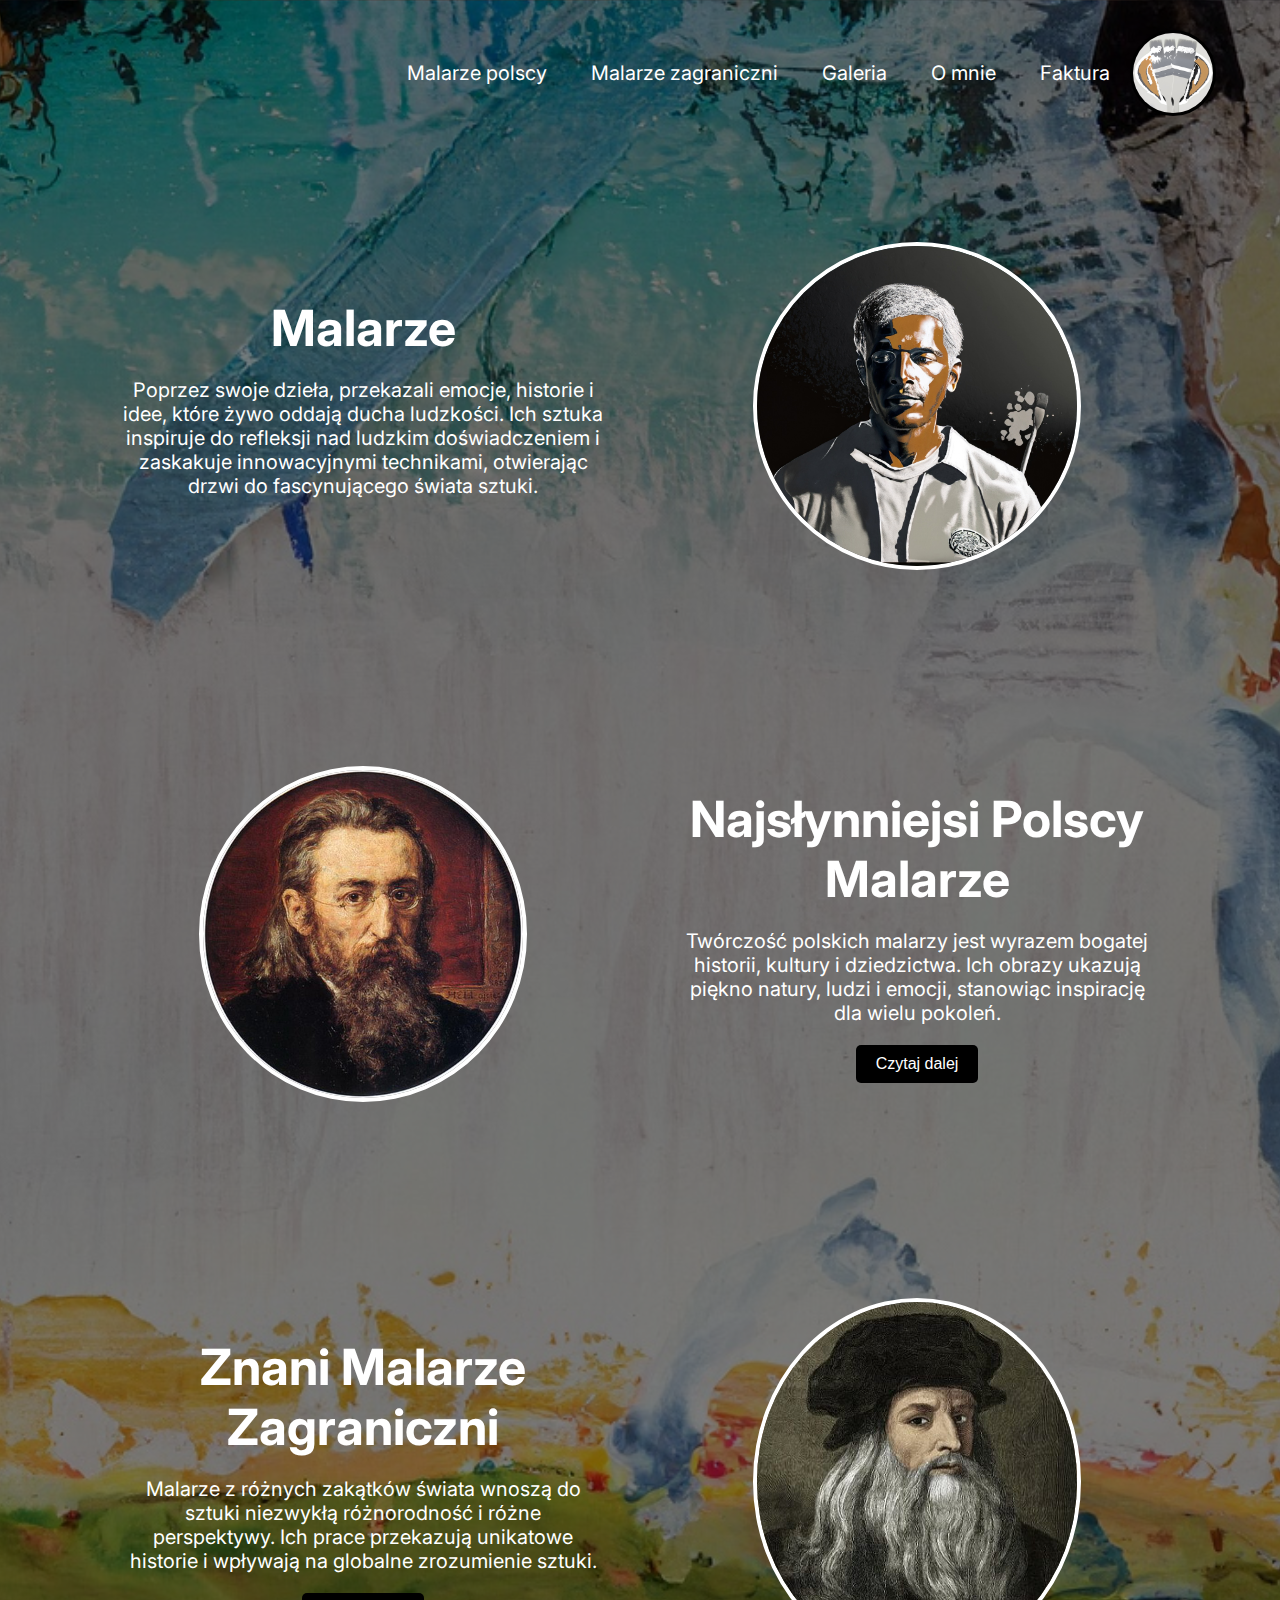
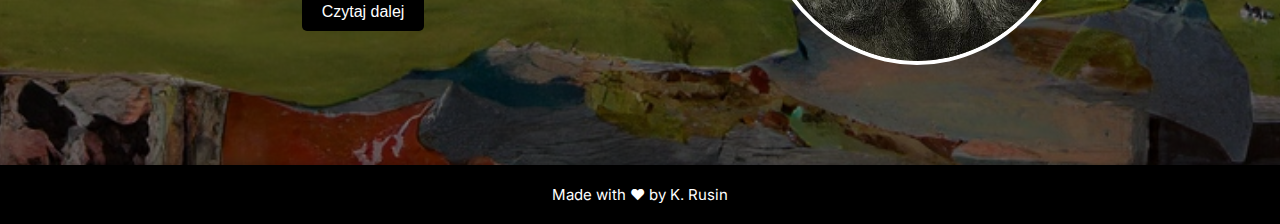
<file: index.html>
<!DOCTYPE html>
<html lang="pl">

<head>
    <meta charset="UTF-8">
    <meta http-equiv="X-UA-Compatible" content="IE=edge">
    <meta name="viewport" content="width=device-width, initial-scale=1.0">
    <title>Malarze | Rusin</title>
    <meta name="keywords" content="malarze, malarki, malarze polscy " />
    <meta name="author" content="Kacper Rusin" />
    <meta name="robots" content="all" />
    <link rel="stylesheet" href="style.css">
    <link rel="preconnect" href="https://fonts.googleapis.com">
    <link rel="preconnect" href="https://fonts.gstatic.com" crossorigin>
    <link href="https://fonts.googleapis.com/css2?family=AR+One+Sans:wght@500&family=Inter:wght@500&display=swap"
        rel="stylesheet">



</head>

<body>
    <header>

        <nav>
            <ul class="nav_links">
                <li><a href="#polscy_malarze">Malarze polscy</a></li>
                <li><a href="#zagraniczni_malarze">Malarze zagraniczni</a></li>
                <li><a href="">Galeria</a></li>
                <li><a href="about.html">O mnie</a></li>
                <li><a href="/faktura">Faktura</a></li>

            </ul>
            
            <img src="images/ikona.jpg" alt="">
        
        </nav>
    </header>

    <section class="wstep">
        <div class="right">
            <h1>Malarze</h1>
            <p>Poprzez swoje dzieła, przekazali emocje, historie i idee, które żywo oddają ducha ludzkości. Ich sztuka
                inspiruje do refleksji nad ludzkim doświadczeniem i zaskakuje innowacyjnymi technikami, otwierając drzwi
                do fascynującego świata sztuki.</p>
        </div>
        <div class="left">
            
            <img src="images/malarz1.jpg" alt="">
                
        </div>
    </section>
    <section class="polscy" id="polscy_malarze">
        <div class="left">
            <img src="images/matejko.jpg" alt="">
        </div>
        <div class="right">
            <h1>Najsłynniejsi Polscy Malarze</h1>
            <p>Twórczość polskich malarzy jest wyrazem bogatej historii, kultury i dziedzictwa. Ich obrazy ukazują
                piękno natury, ludzi i emocji, stanowiąc inspirację dla wielu pokoleń.</p>
            <button><a href="polscymalarze.html">Czytaj dalej</a></button>
        </div>

    </section>
    <section class="zagraniczni" id="zagraniczni_malarze">
        <div class="right">
            <h1>Znani Malarze Zagraniczni</h1>
            <p>Malarze z różnych zakątków świata wnoszą do sztuki niezwykłą różnorodność i różne perspektywy. Ich prace
                przekazują unikatowe historie i wpływają na globalne zrozumienie sztuki.</p>
            <button><a href="zagranicznimalarze.html">Czytaj dalej</a></button>
        </div>
        <div class="left">
            <img src="images/davinci.jpg" alt="">
        </div>
    </section>

    </div>
    
    <footer>Made with ♥ by <a href="https://ayo.so/iletymaszlat">K. Rusin</a></footer>
    
</body>

</html>
</file>
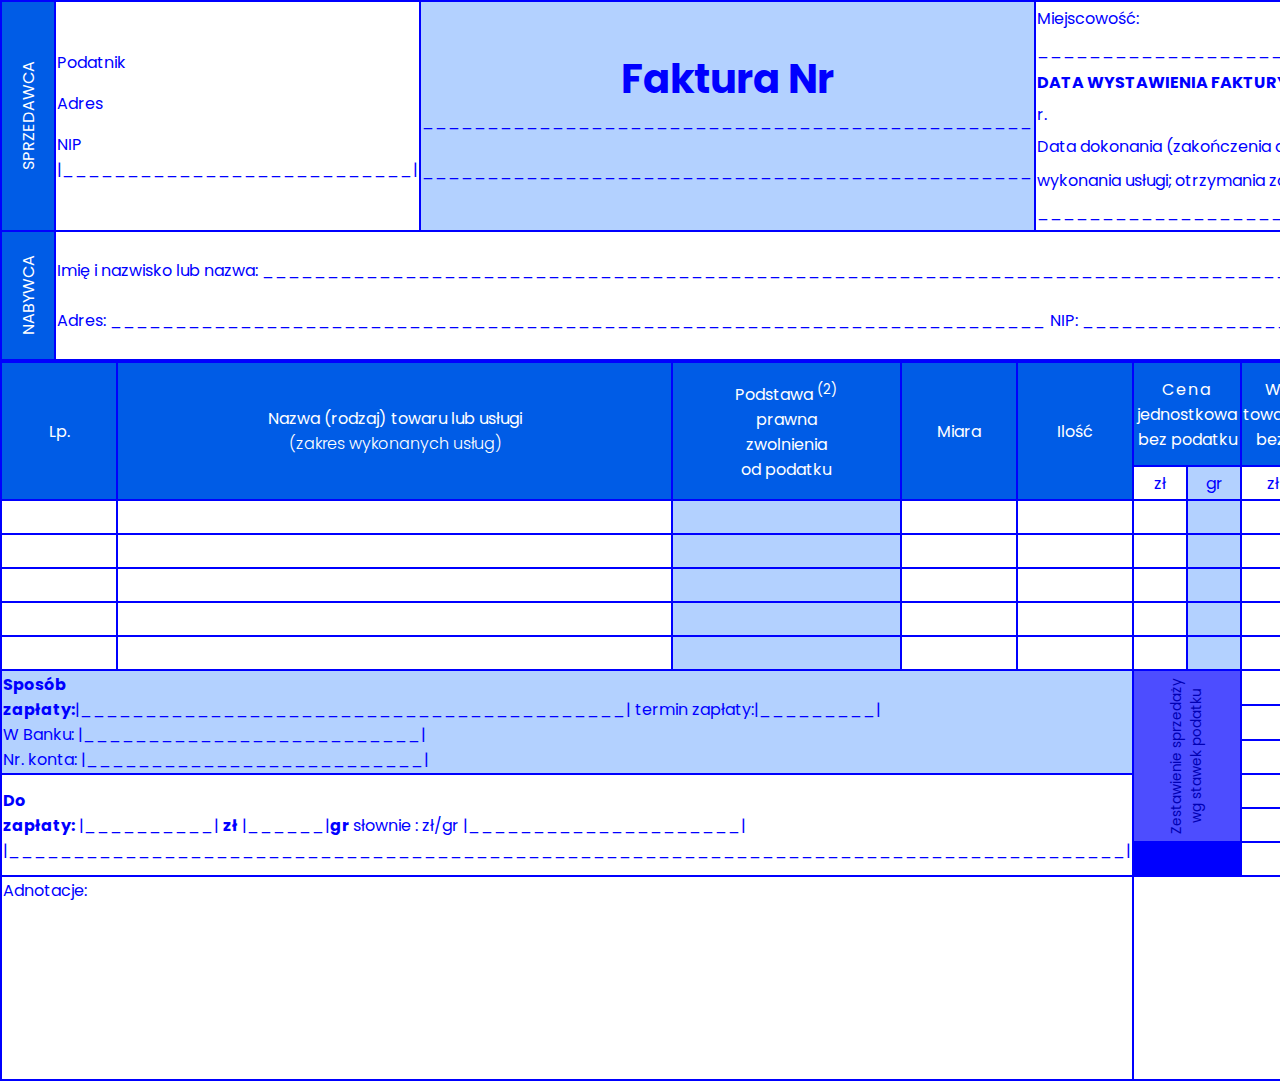
<file: faktura/index.html>
<!DOCTYPE html>
<html lang="pl">

<head>
    <meta charset="UTF-8">
    <meta name="viewport" content="width=device-width, initial-scale=1.0">
    <title>Faktura</title>
    <link rel="stylesheet" href="faktura.css">
    <style>
        @import url('https://fonts.googleapis.com/css2?family=AR+One+Sans:wght@500&family=Inter:wght@500&family=Lato:ital@0;1&family=Playpen+Sans:wght@500&family=Poppins:wght@300;400&display=swap');
      </style>
</head>

<body>
    <div>
        <table>
            <tr class="margin">
                <td class="rotate bluetekst">SPRZEDAWCA</td>
                <td>
                    <p>Podatnik</p>
                    <p>Adres</p>
                    <p>NIP |___________________________|</p>
                </td>
                <td class="center lightblue">
                    <span class="faktura"><b>Faktura Nr</b></span><br>
                    _______________________________________________
                    <br><br>
                    _______________________________________________
                <td style="line-height: 2;">
                    Miejscowość: ______________________________________ <br>
                    <b>DATA WYSTAWIENIA FAKTURY:</b> <span class="no-space">|__|__| |__|__| 20 |__|__| r.</span><br>
                    Data dokonania (zakończenia dostawy):<br>
                    wykonania usługi; otrzymania zaliczki .. <sup>(1)</sup> ________________________|
                </td>
            </tr>
            <tr>
                <td class="rotate bluetekst">NABYWCA</td>
                <td colspan="3"><br>Imię i nazwisko lub nazwa:
                    ___________________________________________________________________________________________<br><br>
                    Adres: ________________________________________________________________________ NIP:
                    ______________________________<br><br>
                </td>

            </tr>
        </table>
        <table class="second">
            <tr>
                <td rowspan="2" class="bluetekst">Lp.</td>
                <td rowspan="2" class="bluetekst">Nazwa (rodzaj) towaru lub usługi<br><span class="cienkie">(zakres wykonanych usług)</span>
                </td>
                <td rowspan="2" class="bluetekst">Podstawa <sup>(2)</sup><br>prawna<br>zwolnienia<br>od podatku</td>
                <td rowspan="2" class="bluetekst">Miara</td>
                <td rowspan="2" class="bluetekst">Ilość</td>
                <td colspan="2" class="bluetekst"><span class="space">Cena</span><br>jednostkowa<br> bez podatku</td>
                <td colspan="2" class="bluetekst"><span class="space">Wartość</span><br>towarów(usług)<br>bez podatku
                </td>
                <td colspan="1" class="bluetekst"><span class="space">Stawka</span><br>podatku </td>
                <td colspan="2" class="bluetekst"><span class="space">Kwota</span><br>podatku </td>
                <td colspan="2" class="bluetekst"><span class="space">Wartość</span><br>towarów(usług)<br>wraz z
                    podatkiem</td>
            </tr>
            <tr>
                <td class="center">zł</td>
                <td class="lightblue center">gr</td>
                <td class="center">zł</td>
                <td class="lightblue center">gr</td>
                <td class="center">%</td>
                <td class="center">zł</td>
                <td class="lightblue center">gr</td>
                <td class="center">zł</td>
                <td class="lightblue center">gr</td>

            </tr>
            <tr>
                <td></td>
                <td></td>
                <td class="lightblue"></td>
                <td></td>
                <td></td>
                <td></td>
                <td class="lightblue"></td>
                <td></td>
                <td class="lightblue"></td>
                <td></td>
                <td class="lightblue"></td>
                <td class="lightblue"></td>
                <td class="lightblue"></td>
                <td class="lightblue"></td>
            </tr>
            <tr>
                <td></td>
                <td></td>
                <td class="lightblue"></td>
                <td></td>
                <td></td>
                <td></td>
                <td class="lightblue"></td>
                <td></td>
                <td class="lightblue"></td>
                <td></td>
                <td class="lightblue"></td>
                <td class="lightblue"></td>
                <td class="lightblue"></td>
                <td class="lightblue"></td>
            </tr>
            <tr>
                <td></td>
                <td></td>
                <td class="lightblue"></td>
                <td></td>
                <td></td>
                <td></td>
                <td class="lightblue"></td>
                <td></td>
                <td class="lightblue"></td>
                <td></td>
                <td class="lightblue"></td>
                <td class="lightblue"></td>
                <td class="lightblue"></td>
                <td class="lightblue"></td>
            </tr>
            <tr>
                <td></td>
                <td></td>
                <td class="lightblue"></td>
                <td></td>
                <td></td>
                <td></td>
                <td class="lightblue"></td>
                <td></td>
                <td class="lightblue"></td>
                <td></td>
                <td class="lightblue"></td>
                <td class="lightblue"></td>
                <td class="lightblue"></td>
                <td class="lightblue"></td>
            </tr>
            <tr>
                <td></td>
                <td></td>
                <td class="lightblue"></td>
                <td></td>
                <td></td>
                <td></td>
                <td class="lightblue"></td>
                <td></td>
                <td class="lightblue"></td>
                <td></td>
                <td class="lightblue"></td>
                <td class="lightblue"></td>
                <td class="lightblue"></td>
                <td class="lightblue"></td>
            </tr>
            <tr>
                <td rowspan="3" colspan="5" class="lightblue"><span
                        class="left"><b>Sposób</span><br>zapłaty:</b>|__________________________________________| termin
                    zapłaty:|_________|<br> W Banku:
                    |__________________________|<br>Nr.
                    konta:
                    |__________________________|
                </td>
                <td colspan="2" rowspan="5" class="rotate" style="background-color: #4d4dff; color: #0000b3
                ;font-size: 85%;text-align: center;"> wg stawek podatku <br>Zestawienie sprzedaży </td>
                <td></td>
                <td class="lightblue"></td>
                <td class="center">23 %</td>
                <td></td>
                <td class="lightblue"></td>
                <td></td>
                <td class="lightblue"></td>
            </tr>
            <tr>
                <td></td>
                <td class="lightblue"></td>
                <td class="center">8 %</td>
                <td></td>
                <td class="lightblue"></td>
                <td></td>
                <td class="lightblue"></td>
            </tr>
            <tr>
                <td></td>
                <td class="lightblue"></td>
                <td class="center">5 %</td>
                <td></td>
                <td class="lightblue"></td>
                <td></td>
                <td class="lightblue"></td>
            </tr>
            <tr>
                <td rowspan="3" colspan="5">
                    <b>Do<br> zapłaty:</b> |__________| <b>zł</b> |______|<b>gr</b> słownie : zł/gr
                    |_____________________|<br>|______________________________________________________________________________________|
                </td>
                <td></td>
                <td class="lightblue"></td>
                <td class="center">0%</td>
                <td colspan="2" rowspan="2" class="blue" style="background-color: #4d4dff;"></td>
                <td></td>
                <td class="lightblue"></td>


            </tr>
            <tr>
                <td></td>
                <td class="lightblue"></td>
                <td class="center">zw.</td>
                <td></td>
                <td class="lightblue"></td>
            </tr>
            <tr>
                <td class="blue" colspan="2">RAZEM:</td>
                <td></td>
                <td class="lightblue"></td>
                <td style="border-bottom: 0px;"></td>
                <td></td>
                <td class="lightblue"></td>
                <td></td>
                <td class="lightblue"></td>
            </tr>

            <tr>
                <td class="adnotacje wysokosc czcionka1" colspan="5">Adnotacje:</td>
                <td class="podpis wysokosc czcionka2" colspan="9">podpis wystawienia faktury</td>

            </tr>
        </table>
    </div>
</body>

</html>
</file>
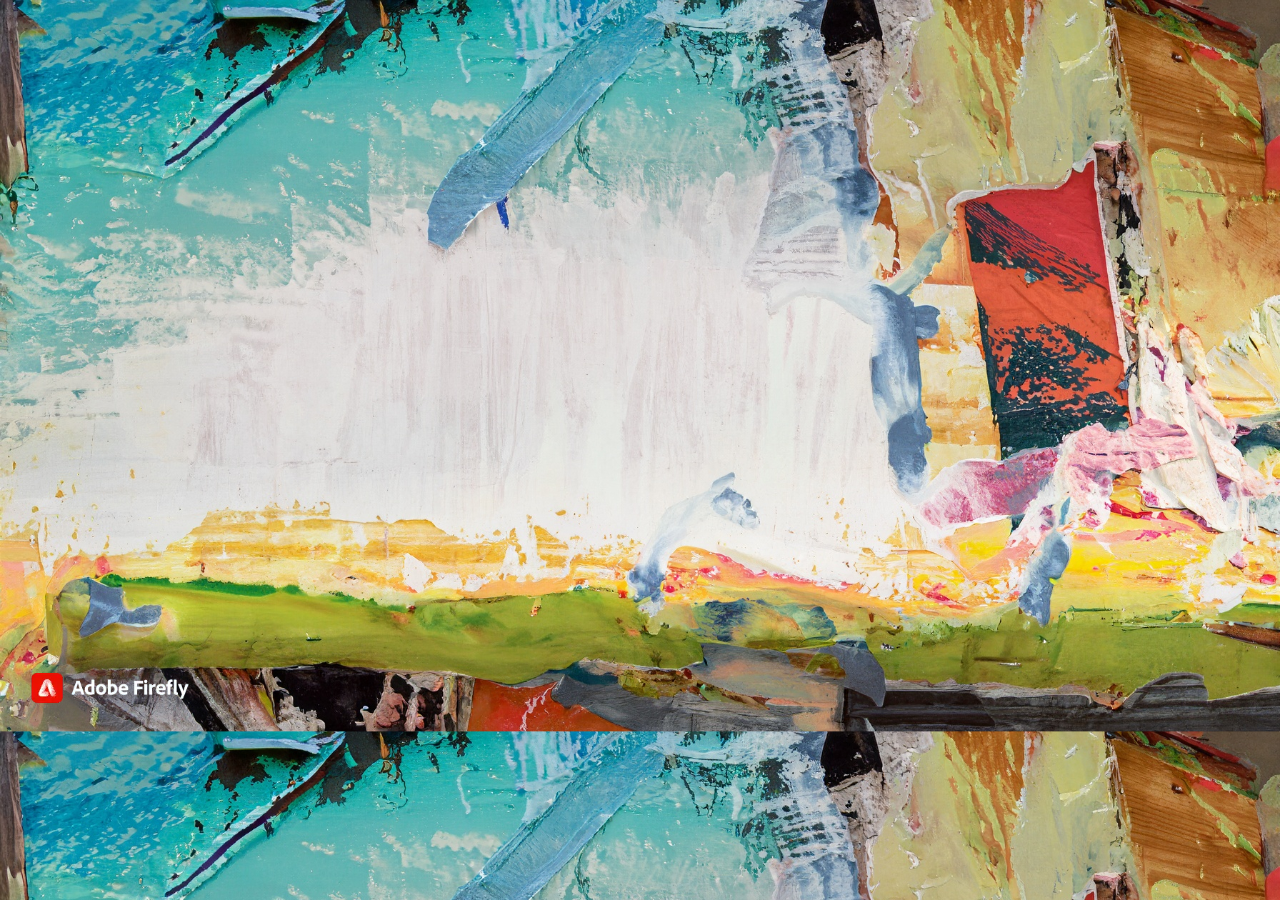
<file: polscymalarze.html>
<!DOCTYPE html>
<html lang="pl">
<head>
    <meta charset="UTF-8">
    <meta name="viewport" content="width=device-width, initial-scale=1.0">
    <title>Polscy malarze</title>
    <link rel="stylesheet" href="style.css">
</head>
<body>
    
</body>
</html>
</file>
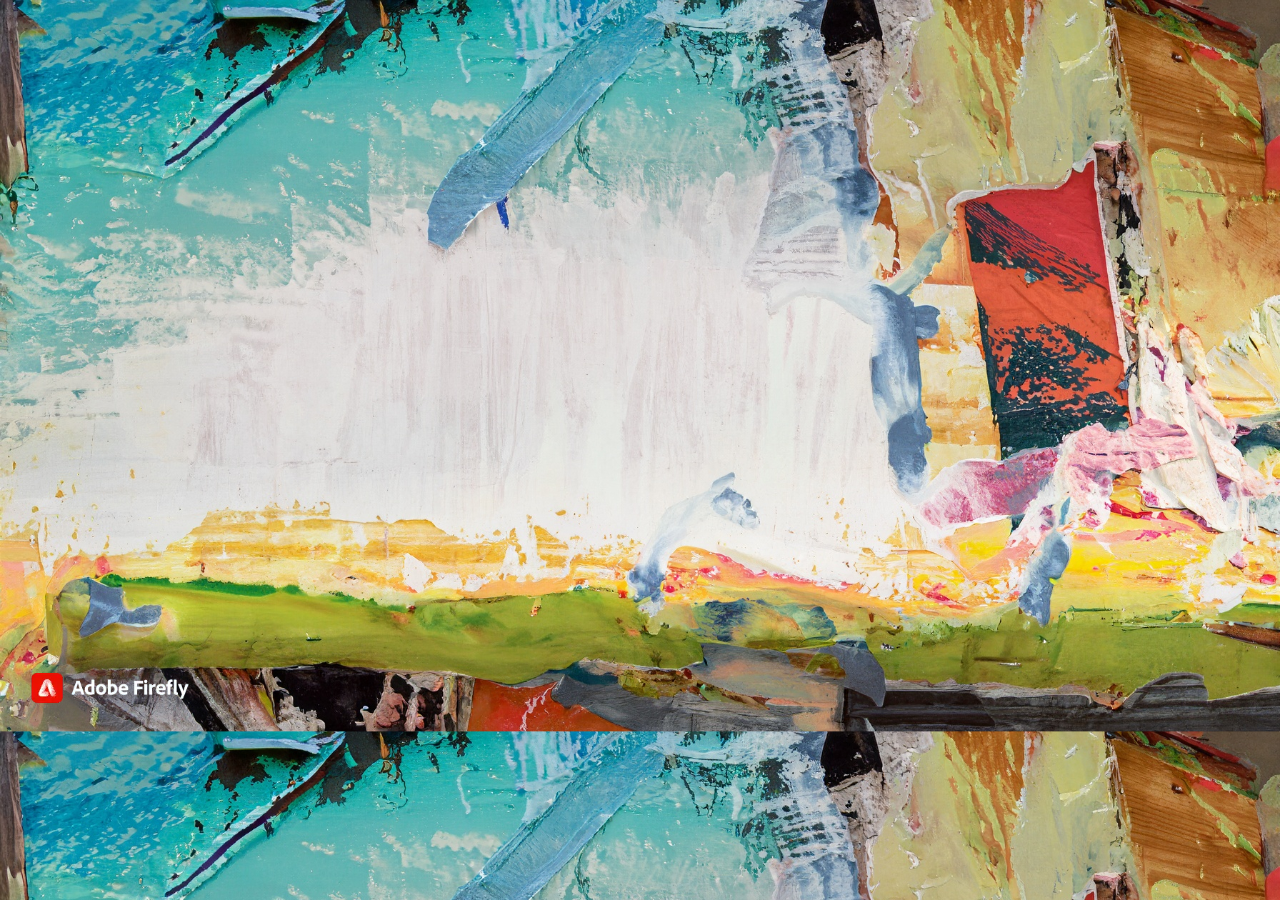
<file: zagraniczni malarze.html>
<!DOCTYPE html>
<html lang="pl">
<head>
    <meta charset="UTF-8">
    <meta name="viewport" content="width=device-width, initial-scale=1.0">
    <title>Zagraniczni </title>
    <link rel="stylesheet" href="style.css">
</head>
<body>
    
</body>
</html>
</file>
<file: style.css>
body {
    margin: 0;
    font-family: 'AR One Sans', sans-serif;
    font-family: 'Inter', sans-serif;
    color: white;
    box-sizing: border-box;
    background-image: linear-gradient(rgba(0, 0, 0, 0.5), rgba(0, 0, 0, 0.5)), url(/images/tło.jpg);
    background-position: bottom center;
    background-size: cover;
    box-shadow: inset 0 -100px 20px -50px black;
    color: white;
    cursor: default;
}

header {
    display: flex;
    align-items: center;
    padding: 30px 5%;
    justify-content: flex-end;


}

nav {
    display: inline-flex;
    align-items: center;
}

nav img {
    height: 80px;
    width: auto;
    border-radius: 50%;
    border: 3px solid #000;

}

.nav_links {
    list-style: none;
}

.nav_links li {
    display: inline-block;
    padding: 0px 20px;
}

.nav_links li a {
    font-size: 20px;
    font-weight: normal;
    transition: all 0.3s ease 0s;
    text-decoration: none;
    cursor: pointer;
    color: white;
}

@media screen and (max-width: 700px) {
    .nav_links li a {
        font-size: 20px
    }
    .wstep, .polscy, .zagraniczny{
        display: flex;
        flex-direction: column;
    }
    nav{
        display: inline-flex;
        align-content: center;
        flex-direction: column-reverse;
        flex-wrap: wrap;
    }
    section{
        flex-direction: column;
        padding: 4rem;
    }
}
@media screen and (max-width: 550px){
    section{
        padding: 4rem 2rem;
    }
}


a {
    transition: all 0.3s ease 0s;
    cursor: pointer;
    text-decoration: none;
    color: white;
}

.nav_links li a:hover,
a:hover {
    color: #04F2DF;
}


section {

    display: flex;
    align-items: center;
    justify-content: center;
    gap: 20px;
    min-height: 50vh;
    padding: 6rem 6rem;
    box-sizing: border-box;
}

.right {
    flex: 1;
    text-align: center;
}

.right>h1 {
    margin: 0;
    color: white;
    font-size: 50px;
    text-align: center;
}

.right>p {
    margin: 20px 5%;
    font-size: 20px;
    font-weight: normal;
    justify-content: flex-start;
}

.left {
    flex: 1;
    text-align: center;
}

.left img {
    width: 60%;
    height: auto;
    border-radius: 50%;
    border: 4px solid #ffffff;
}

.right,
.left {
    transition: transform 0.3s ease;
}

.right:hover,
.left:hover {
    transform: translateY(10px);
}

.right button {
    background-color: #000;
    color: white;
    border: none;
    padding: 10px 20px;
    font-size: 16px;
    text-align: center;
    cursor: pointer;
    text-decoration: none;
    border-radius: 5px;
}
.right button a{
    color:white;
}
.right button:hover {
    background-color: #1c1c1c;
}

footer {
    background-color: #000;
    text-align: center;
    padding: 20px;
    font-size: 15px;

}
</file>
<file: faktura/faktura.css>
body {
    padding: 0;
    margin: 0;
    flex-wrap: wrap;
    font-weight: 400;
    font-family: 'AR One Sans', sans-serif;
    font-family: 'Inter', sans-serif;
    font-family: 'Lato', sans-serif;
    font-family: 'Playpen Sans', cursive;
    font-family: 'Poppins', sans-serif;
    color: blue;
}

table {

    border-collapse: collapse;
    display: table;
    box-sizing: border-box;
    text-indent: initial;
    border-spacing: 2px;

}

tr {
    display: table-row;
    vertical-align: inherit;
    border-color: inherit;
}

td {
    border: 2px solid blue;
    min-width: 50px;
    width: auto;
    height: 30px;
    display: table-cell;
    vertical-align: inherit;
    word-wrap: break-word;
}

.space {
    letter-spacing: 2px;
}

.lightblue {
    background-color: #b3d1ff;
}

.bluetekst {
    color: white;
    background-color: #005ce6;
    text-align: center;
}

.blue {
    background-color: blue;

}

.rotate {
    writing-mode: vertical-lr;
    transform: rotate(-180deg);
    white-space: nowrap;
}

.cienkie {
    font-weight: 300;
}

.faktura {
    color: blue;
    font-size: 40px;
}


.center {
    text-align: center;
}
.wysokosc{
    height: 200px;
}
.czcionka1{
    text-align: left;
    vertical-align: top;
}
.czcionka2{
    text-align: right;
    vertical-align: bottom;
}
</file>
